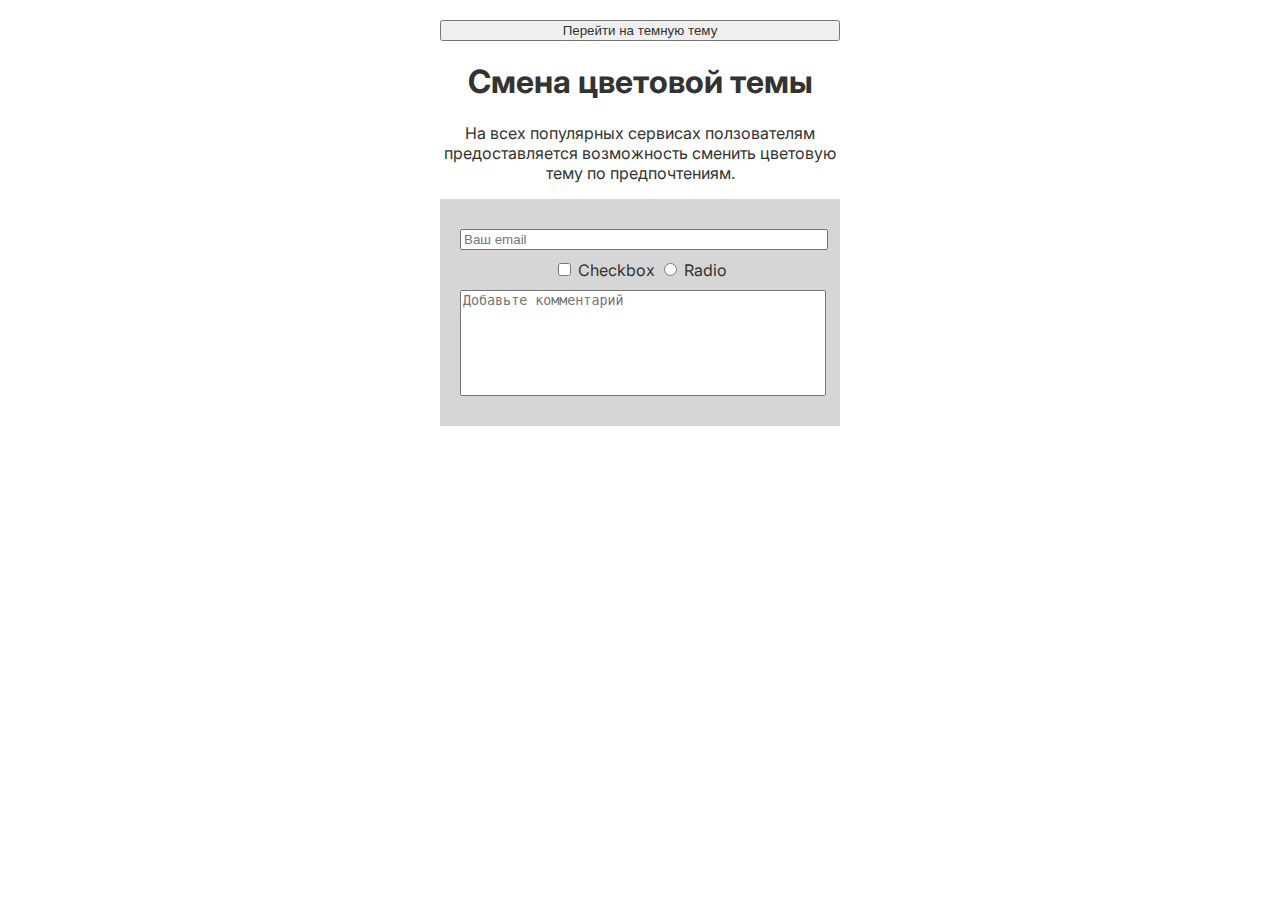
<file: nazipova/index.html>
<!DOCTYPE html>
<html lang="en">
<head>
  <meta charset="UTF-8">
  <meta name="viewport" content="width=device-width, initial-scale=1.0">
  <title>Назипова</title>
  <link rel="stylesheet" href="style.css">
</head>
<body>
  <div class="container">
    <button id="themeToggle">Перейти на темную тему</button>
    <h1>Смена цветовой темы</h1>
    <p>На всех популярных сервисах ползователям предоставляется возможность сменить цветовую тему по предпочтениям.</p>
    <form>
      <input placeholder="Ваш email" type="email">
      <input id="checkbox" type="checkbox">
      <label for="checkbox">Checkbox</label>
      <input id="radio" type="radio">
      <label for="radio">Radio</label>
      <textarea placeholder="Добавьте комментарий"></textarea>
    </form>
  </div>
  <script src="script.js"></script>
</body>
</html>
</file>
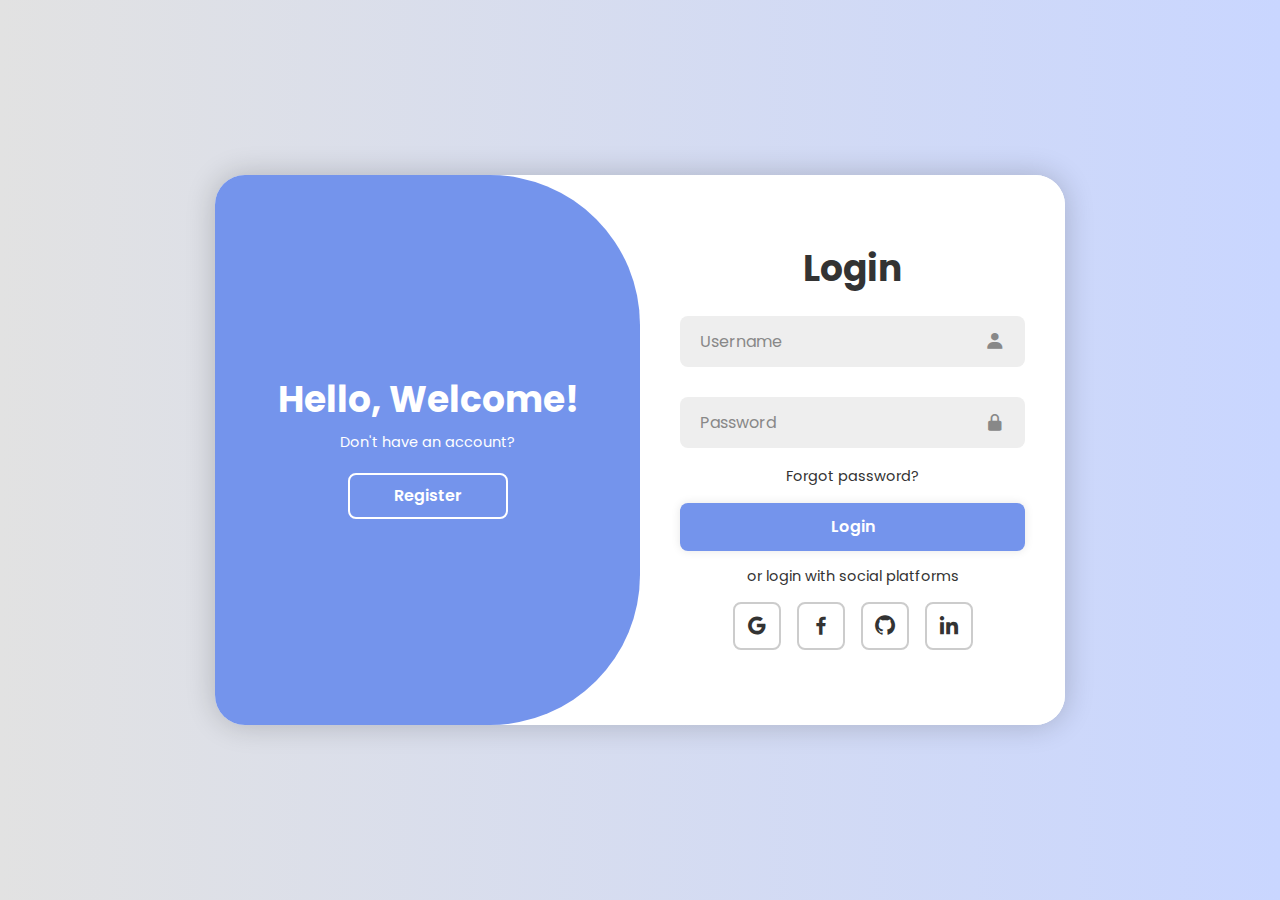
<file: nazipova2/index.html>
<!DOCTYPE html>
<html lang="en">
<head>
  <meta charset="UTF-8">
  <meta name="viewport" content="width=device-width, initial-scale=1.0">
  <title>Назипова</title>
  <link rel="stylesheet" href="https://unpkg.com/boxicons@2.1.4/css/boxicons.min.css">
  <link rel="stylesheet" href="style.css">
</head>
<body>
  <div class="container">
    <div class="form-box login">
      <form action="">
        <h1>Login</h1>
        <div class="input-box">
          <input type="text" placeholder="Username" required>
          <i class="bx bxs-user"></i>
        </div>
        <div class="input-box">
          <input type="password" placeholder="Password" required>
          <i class="bx bxs-lock-alt"></i>
        </div>
        <div class="forgot-link">
          <a href="#">Forgot password?</a>
        </div>
        <button type="submit" class="btn">Login</button>
        <p>or login with social platforms</p>
        <div class="social-icons">
          <a href="#"><i class="bx bxl-google"></i></a>
          <a href="#"><i class="bx bxl-facebook"></i></a>
          <a href="#"><i class="bx bxl-github"></i></a>
          <a href="#"><i class="bx bxl-linkedin"></i></a>
        </div>
      </form>
    </div>

    <div class="form-box register">
      <form action="">
        <h1>Registration</h1>
        <div class="input-box">
          <input type="text" placeholder="Username" required>
          <i class="bx bxs-user"></i>
        </div>
        <div class="input-box">
          <input type="email" placeholder="Email" required>
          <i class="bx bxs-envelope"></i>
        </div>
        <div class="input-box">
          <input type="password" placeholder="Password" required>
          <i class="bx bxs-lock-alt"></i>
        </div>
        <button type="submit" class="btn">Register</button>
        <p>or register with social platforms</p>
        <div class="social-icons">
          <a href="#"><i class="bx bxl-google"></i></a>
          <a href="#"><i class="bx bxl-facebook"></i></a>
          <a href="#"><i class="bx bxl-github"></i></a>
          <a href="#"><i class="bx bxl-linkedin"></i></a>
        </div>
      </form>
    </div>

    <div class="toggle-box">
      <div class="toggle-panel toggle-left">
        <h1>Hello, Welcome!</h1>
        <p>Don't have an account?</p>
        <button class="btn register-btn">Register</button>
      </div>
      <div class="toggle-panel toggle-right">
        <h1>Welcome Back!</h1>
        <p>Already have an account?</p>
        <button class="btn login-btn">Login</button>
      </div>
    </div>
  </div>
  <script src="script.js"></script>
</body>
</html>
</file>
<file: nazipova/style.css>
@import url('https://fonts.googleapis.com/css2?family=Inter:ital,opsz,wght@0,14..32,100..900;1,14..32,100..900&display=swap');
:root {
  --main: #333;
  --main-rgb: 51, 51, 51;
  color-scheme: light;
}
body {
  font-family: "Inter", sans-serif;
  text-align: center;
  color: var(--main);
}
.container {
  margin: 20px auto;
  max-width: 400px;
  padding-left: 15px;
  padding-right: 15px;
}
form {
  padding: 20px;
  background-color: rgba(var(--main-rgb), .2);
}
input[type="email"],
textarea,
button {
  display: block;
  width: 100%;
  margin: 10px 0;
  color: var(--main);
}
textarea {
  resize: none;
  min-height: 100px;
}
/* Dark */
.dark {
  --main: #fff;
  --main-rgb: 255, 255, 255;
  color-scheme: dark;
}
</file>
<file: nazipova2/style.css>
@import url('https://fonts.googleapis.com/css2?family=Inter:ital,opsz,wght@0,14..32,100..900;1,14..32,100..900&family=Poppins:ital,wght@0,100;0,200;0,300;0,400;0,500;0,600;0,700;0,800;0,900;1,100;1,200;1,300;1,400;1,500;1,600;1,700;1,800;1,900&display=swap');

* {
  margin: 0;
  padding: 0;
  box-sizing: border-box;
  font-family: "Poppins", sans-serif;
}
body {
  display: flex;
  justify-content: center;
  align-items: center;
  min-height: 100vh;
  background: linear-gradient(90deg, #e2e2e2, #c9d6ff);
}
.container {
  position: relative;
  width: 850px;
  height: 550px;
  background: #fff;
  border-radius: 30px;
  box-shadow: 0 0 30px rgba(0, 0, 0, .2);
  margin: 20px;
  overflow: hidden;
}
.form-box {
  position: absolute;
  right: 0;
  width: 50%;
  height: 100%;
  background: #fff;
  display: flex;
  align-items: center;
  color: #333;
  text-align: center;
  padding: 40px;
  z-index: 1;
  transition: .6s ease-in-out 1.2s, visibility 0s 1s;
}
.container.active .form-box {
  right: 50%;
}
.form-box.register {
  visibility: hidden;
}
.container.active .form-box.register {
  visibility: visible;
}
form {
  width: 100%;
}
.container h1 {
  font-size: 36px;
  margin: -10px 0;
}
.input-box {
  position: relative;
  margin: 30px 0;
}
.input-box input {
  width: 100%;
  padding: 13px 50px 13px 20px;
  background: #eee;
  border-radius: 8px;
  border: none;
  outline: none;
  font-size: 16px;
  color: #333;
  font-weight: 500;
}
.input-box input::placeholder {
  color: #888;
  font-weight: 400;
}
.input-box i {
  position: absolute;
  right: 20px;
  top: 50%;
  transform: translateY(-50%);
  font-size: 20px;
  color: #888;
}
.forgot-link {
  margin: -15px 0 15px;
}
.forgot-link a {
  font-size: 14.5px;
  color: #333;
  text-decoration: none;
}
.btn {
  width: 100%;
  height: 48px;
  background: #7494ec;
  border-radius: 8px;
  box-shadow: 0 0 10px rgba(0, 0, 0, .1);
  border: none;
  cursor: pointer;
  font-size: 16px;
  color: #fff;
  font-weight: 600;
}
.container p {
  font-size: 14.5px;
  margin: 15px 0;
}
.social-icons {
  display: flex;
  justify-content: center;
}
.social-icons a {
  display: inline-flex;
  padding: 10px;
  border: 2px solid #ccc;
  border-radius: 8px;
  font-size: 24px;
  color: #333;
  text-decoration: none;
  margin: 0 8px;
}
.toggle-box {
  position: absolute;
  width: 100%;
  height: 100%;
}
.toggle-box::before {
  content: '';
  position: absolute;
  left: -250%;
  width: 300%;
  height: 100%;
  background: #7494ec;
  border-radius: 150px;
  z-index: 2;
  transition: 1.8s ease-in-out;
}
.container.active .toggle-box::before {
  left: 50%;
}
.toggle-panel {
  position: absolute;
  width: 50%;
  height: 100%;
  color: #fff;
  display: flex;
  flex-direction: column;
  justify-content: center;
  align-items: center;
  z-index: 2;
  transition: .6s ease-in-out;
}
.toggle-panel.toggle-left {
  left: 0;
  transition-delay: 1.2s;
}
.container.active .toggle-panel.toggle-left {
  left: -50%;
  transition-delay: .6s;
}
.toggle-panel.toggle-right {
  right: -50%;
  transition-delay: .6s;
}
.container.active .toggle-panel.toggle-right {
  right: 0;
  transition-delay: 1.2s;
}
.toggle-panel p {
  margin-bottom: 20px;
}
.toggle-panel .btn {
  width: 160px;
  height: 46px;
  background: transparent;
  border: 2px solid #fff;
  box-shadow: none;
}
@media screen and (max-width: 650px) {
  .container {
    height: calc(100vh - 40px);
  }
  .form-box {
    bottom: 0;
    width: 100%;
    height: 70%;
  }
  .container.active .form-box {
    right: 0;
    bottom: 30%;
  }
  .toggle-box::before {
    left: 0;
    top: -270%;
    width: 100%;
    height: 300%;
    border-radius: 20vw;
  }
  .container.active .toggle-box::before {
    left: 0;
    top: 70%;
  }
  .toggle-panel {
    width: 100%;
    height: 30%;
  }
  .toggle-panel.toggle-left {
    top: 0;
  }
  .container.active .toggle-panel.toggle-left {
    left: 0;
    top: -30%;
  }
  .toggle-panel.toggle-right {
    right: 0;
    bottom: -30%;
  }
  .container.active .toggle-panel.toggle-right {
    bottom: 0;
  }
}
@media screen and (max-width: 400px) {
  .form-box {
    padding: 20px;
  }
  .toggle-panel h1 {
    font-size: 30px;
  }
}
</file>
